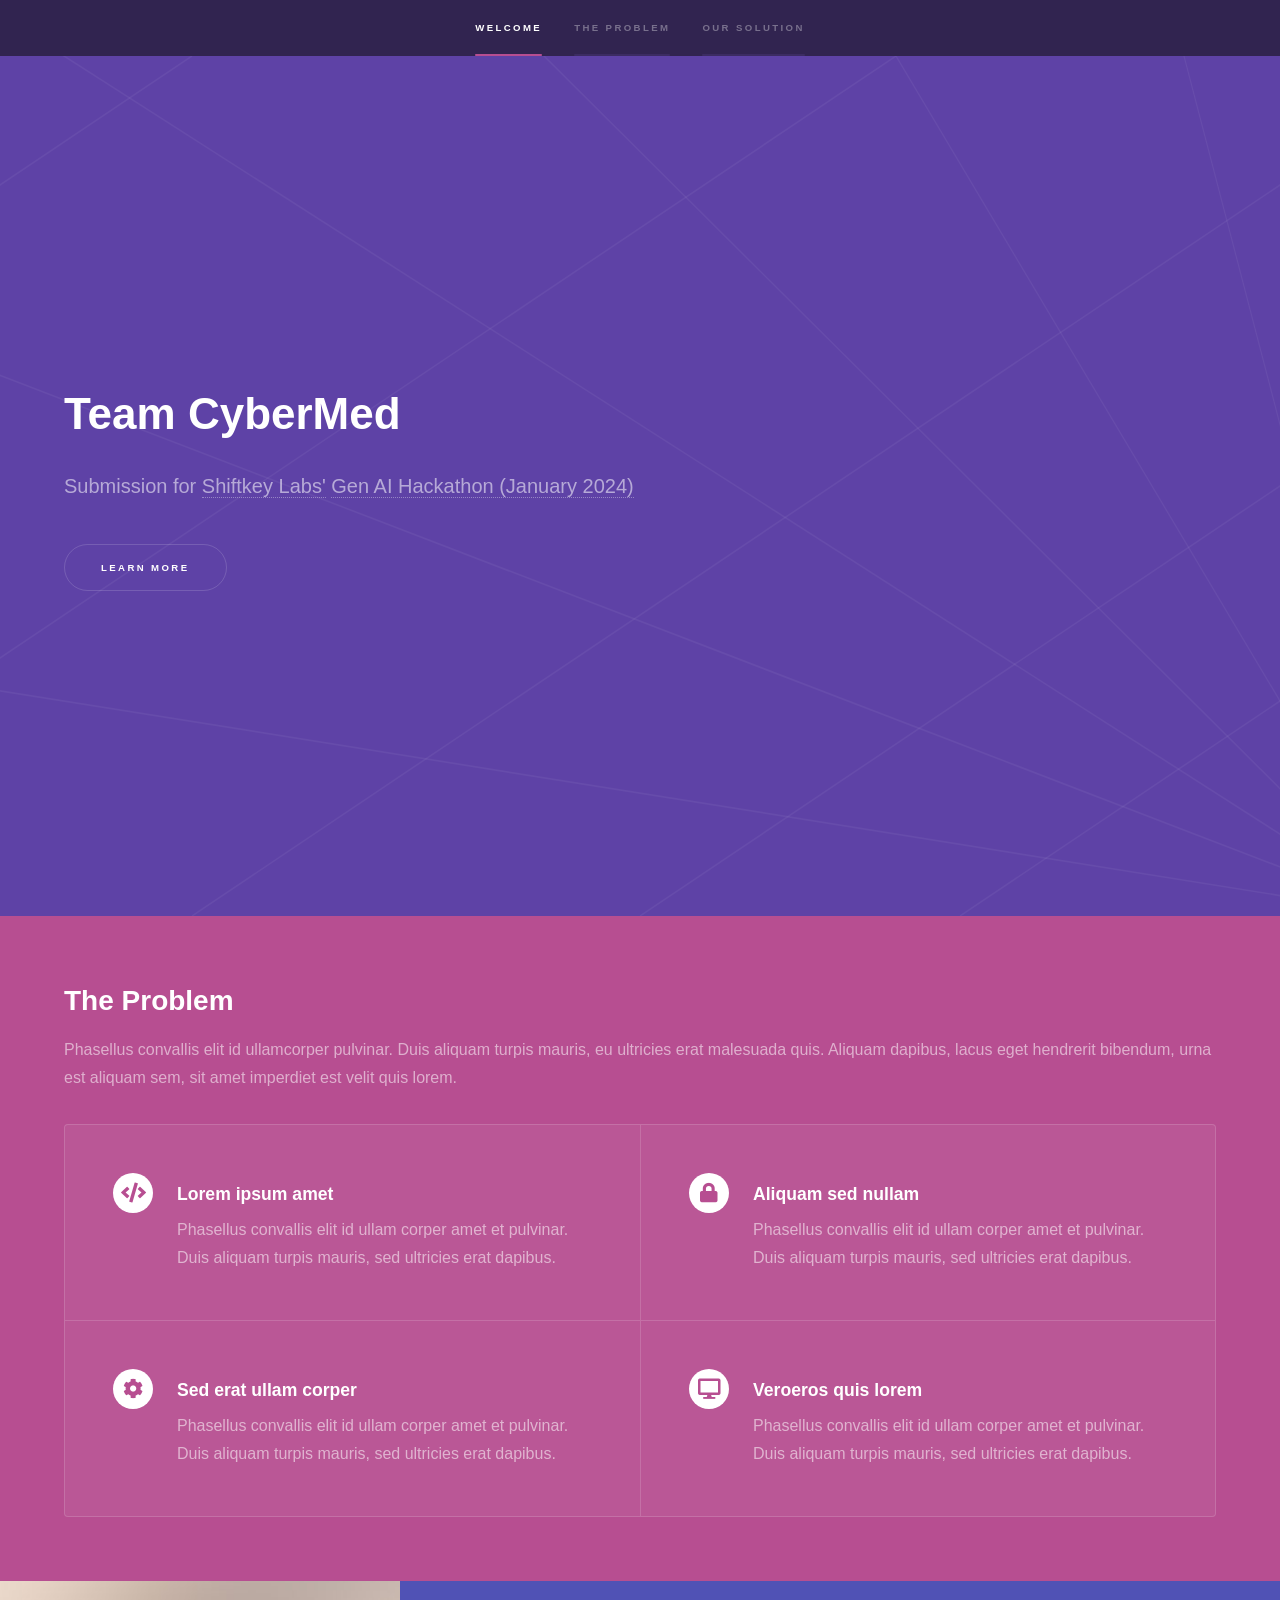
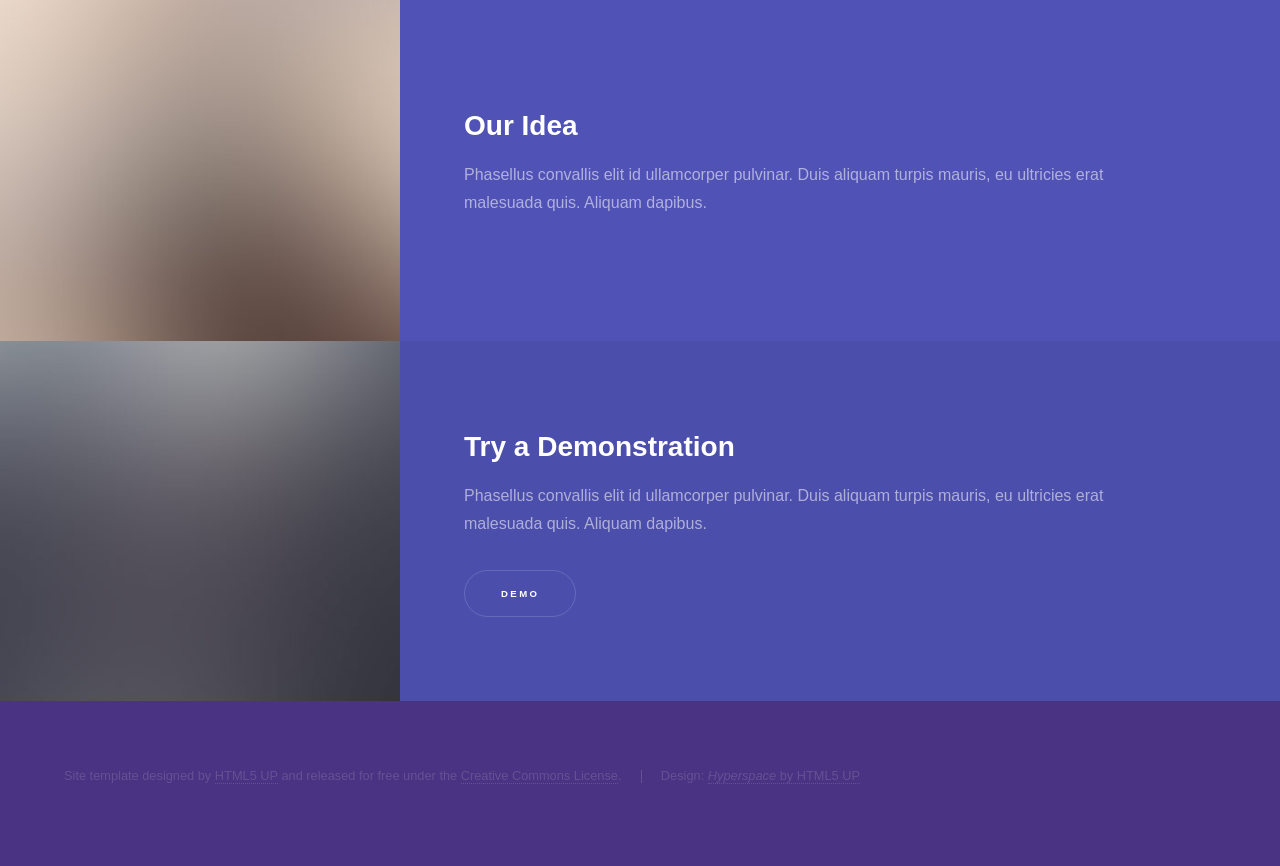
<file: Frontend/html5up-hyperspace/index.html>
<!DOCTYPE HTML>
<!--
	Hyperspace by HTML5 UP
	html5up.net | @ajlkn
	Free for personal and commercial use under the CCA 3.0 license (html5up.net/license)

	This template was modified and built upon by Team CyberMed.
-->
<html>
	<head>
		<title>Team CyberMed</title>
		<meta charset="utf-8" />
		<meta name="viewport" content="width=device-width, initial-scale=1, user-scalable=no" />
		<link rel="stylesheet" href="assets/css/main.css" />
		<noscript><link rel="stylesheet" href="assets/css/noscript.css" /></noscript>
	</head>
	<body class="is-preload">

		<!-- Sidebar -->
			<section id="sidebar">
				<div class="inner">
					<nav>
						<ul>
							<li><a href="#intro">Welcome</a></li>
							<li><a href="#one">The Problem</a></li>
							<li><a href="#two">Our Solution</a></li>
						</ul>
					</nav>
				</div>
			</section>

		<!-- Wrapper -->
			<div id="wrapper">

				<!-- Intro -->
					<section id="intro" class="wrapper style1 fullscreen fade-up">
						<div class="inner">
							<h1>Team CyberMed</h1>
							<p>Submission for 
								<a href="https://shiftkeylabs.ca/"> Shiftkey Labs'</a> 
								<a href="https://shiftkeylabs.ca/event/generative-ai-hackathon-2024"> Gen AI Hackathon (January 2024)</a</p> 
							<ul class="actions">
								<li><a href="#one" class="button scrolly">Learn more</a></li>
							</ul>
						</div>
					</section>

				<!-- One -->
				<section id="one" class="wrapper style3 fade-up">
					<div class="inner">
						<h2>The Problem</h2>
						<p>Phasellus convallis elit id ullamcorper pulvinar. Duis aliquam turpis mauris, eu ultricies erat malesuada quis. Aliquam dapibus, lacus eget hendrerit bibendum, urna est aliquam sem, sit amet imperdiet est velit quis lorem.</p>
						<div class="features">
							<section>
								<span class="icon solid major fa-code"></span>
								<h3>Lorem ipsum amet</h3>
								<p>Phasellus convallis elit id ullam corper amet et pulvinar. Duis aliquam turpis mauris, sed ultricies erat dapibus.</p>
							</section>
							<section>
								<span class="icon solid major fa-lock"></span>
								<h3>Aliquam sed nullam</h3>
								<p>Phasellus convallis elit id ullam corper amet et pulvinar. Duis aliquam turpis mauris, sed ultricies erat dapibus.</p>
							</section>
							<section>
								<span class="icon solid major fa-cog"></span>
								<h3>Sed erat ullam corper</h3>
								<p>Phasellus convallis elit id ullam corper amet et pulvinar. Duis aliquam turpis mauris, sed ultricies erat dapibus.</p>
							</section>
							<section>
								<span class="icon solid major fa-desktop"></span>
								<h3>Veroeros quis lorem</h3>
								<p>Phasellus convallis elit id ullam corper amet et pulvinar. Duis aliquam turpis mauris, sed ultricies erat dapibus.</p>
							</section>
						</div>
					</div>
				</section>

				<!-- Two -->
					<section id="two" class="wrapper style2 spotlights">
						<section>
							<a href="#" class="image"><img src="images/pic01.jpg" alt="" data-position="center center" /></a>
							<div class="content">
								<div class="inner">
									<h2>Our Idea</h2>
									<p>Phasellus convallis elit id ullamcorper pulvinar. Duis aliquam turpis mauris, eu ultricies erat malesuada quis. Aliquam dapibus.</p>
								</div>
							</div>
						</section>
						<section>
							<a href="#" class="image"><img src="images/pic02.jpg" alt="" data-position="top center" /></a>
							<div class="content">
								<div class="inner">
									<h2>Try a Demonstration</h2>
									<p>Phasellus convallis elit id ullamcorper pulvinar. Duis aliquam turpis mauris, eu ultricies erat malesuada quis. Aliquam dapibus.</p>
									<ul class="actions">
										<li><a href="../CyberMED/main.html" class="button">Demo</a></li>
									</ul>
								</div>
							</div>
						</section>
					</section>

		<!-- Footer -->
			<footer id="footer" class="wrapper style1-alt">
				<div class="inner">
					<ul class="menu">
						<li> Site template designed by <a href="http://html5up.net">HTML5 UP</a>
							and released for free under the <a href="http://html5up.net/license">Creative Commons License</a>.
						</p></li><li>Design: <a href="https://html5up.net/hyperspace"><i>Hyperspace</i> by HTML5 UP</a></li>
					</ul>
				</div>
			</footer>

		<!-- Scripts -->
			<script src="assets/js/jquery.min.js"></script>
			<script src="assets/js/jquery.scrollex.min.js"></script>
			<script src="assets/js/jquery.scrolly.min.js"></script>
			<script src="assets/js/browser.min.js"></script>
			<script src="assets/js/breakpoints.min.js"></script>
			<script src="assets/js/util.js"></script>
			<script src="assets/js/main.js"></script>

	</body>
</html>
</file>
<file: Frontend/html5up-hyperspace/assets/css/noscript.css>
/*
	Hyperspace by HTML5 UP
	html5up.net | @ajlkn
	Free for personal and commercial use under the CCA 3.0 license (html5up.net/license)
*/

/* Spotlights */

	.spotlights > section > .image:before {
		opacity: 0 !important;
	}

	.spotlights > section > .content > .inner {
		-moz-transform: none !important;
		-webkit-transform: none !important;
		-ms-transform: none !important;
		transform: none !important;
		opacity: 1 !important;
	}

/* Wrapper */

	.wrapper > .inner {
		opacity: 1 !important;
		-moz-transform: none !important;
		-webkit-transform: none !important;
		-ms-transform: none !important;
		transform: none !important;
	}

/* Sidebar */

	#sidebar > .inner {
		opacity: 1 !important;
	}

	#sidebar nav > ul > li {
		-moz-transform: none !important;
		-webkit-transform: none !important;
		-ms-transform: none !important;
		transform: none !important;
		opacity: 1 !important;
	}
</file>
<file: Frontend/html5up-hyperspace/assets/css/main.css>
@import url(fontawesome-all.min.css);

/*
	Hyperspace by HTML5 UP
	html5up.net | @ajlkn
	Free for personal and commercial use under the CCA 3.0 license (html5up.net/license)
*/

html, body, div, span, applet, object,
iframe, h1, h2, h3, h4, h5, h6, p, blockquote,
pre, a, abbr, acronym, address, big, cite,
code, del, dfn, em, img, ins, kbd, q, s, samp,
small, strike, strong, sub, sup, tt, var, b,
u, i, center, dl, dt, dd, ol, ul, li, fieldset,
form, label, legend, table, caption, tbody,
tfoot, thead, tr, th, td, article, aside,
canvas, details, embed, figure, figcaption,
footer, header, hgroup, menu, nav, output, ruby,
section, summary, time, mark, audio, video {
	margin: 0;
	padding: 0;
	border: 0;
	font-size: 100%;
	font: inherit;
	vertical-align: baseline;}

article, aside, details, figcaption, figure,
footer, header, hgroup, menu, nav, section {
	display: block;}

body {
	line-height: 1;
}

ol, ul {
	list-style: none;
}

blockquote, q {
	quotes: none;
}

	blockquote:before, blockquote:after, q:before, q:after {
		content: '';
		content: none;
	}

table {
	border-collapse: collapse;
	border-spacing: 0;
}

body {
	-webkit-text-size-adjust: none;
}

mark {
	background-color: transparent;
	color: inherit;
}

input::-moz-focus-inner {
	border: 0;
	padding: 0;
}

input, select, textarea {
	-moz-appearance: none;
	-webkit-appearance: none;
	-ms-appearance: none;
	appearance: none;
}

/* Basic */

	@-ms-viewport {
		width: device-width;
	}

	body {
		-ms-overflow-style: scrollbar;
	}

	@media screen and (max-width: 480px) {

		html, body {
			min-width: 320px;
		}

	}

	html {
		box-sizing: border-box;
	}

	*, *:before, *:after {
		box-sizing: inherit;
	}

	body {
		background: #312450;
	}

		body.is-preload *, body.is-preload *:before, body.is-preload *:after {
			-moz-animation: none !important;
			-webkit-animation: none !important;
			-ms-animation: none !important;
			animation: none !important;
			-moz-transition: none !important;
			-webkit-transition: none !important;
			-ms-transition: none !important;
			transition: none !important;
		}

/* Type */

	body, input, select, textarea {
		color: rgba(255, 255, 255, 0.55);
		font-family: Arial, Helvetica, sans-serif;
		font-size: 16.5pt;
		font-weight: normal;
		line-height: 1.75;
	}

		@media screen and (max-width: 1680px) {

			body, input, select, textarea {
				font-size: 13pt;
			}

		}

		@media screen and (max-width: 1280px) {

			body, input, select, textarea {
				font-size: 12pt;
			}

		}

		@media screen and (max-width: 360px) {

			body, input, select, textarea {
				font-size: 11pt;
			}

		}

	a {
		-moz-transition: color 0.2s ease, border-bottom-color 0.2s ease;
		-webkit-transition: color 0.2s ease, border-bottom-color 0.2s ease;
		-ms-transition: color 0.2s ease, border-bottom-color 0.2s ease;
		transition: color 0.2s ease, border-bottom-color 0.2s ease;
		border-bottom: dotted 1px rgba(255, 255, 255, 0.35);
		color: inherit;
		text-decoration: none;
	}

		a:hover {
			border-bottom-color: transparent;
			color: #ffffff;
		}

	strong, b {
		color: #ffffff;
		font-weight: bold;
	}

	em, i {
		font-style: italic;
	}

	p {
		margin: 0 0 2em 0;
	}

	h1, h2, h3, h4, h5, h6 {
		color: #ffffff;
		font-weight: bold;
		line-height: 1.5;
		margin: 0 0 0.5em 0;
	}

		h1 a, h2 a, h3 a, h4 a, h5 a, h6 a {
			color: inherit;
			text-decoration: none;
		}

	h1 {
		font-size: 2.75em;
	}

		h1.major {
			margin: 0 0 1.3em 0;
			position: relative;
			padding-bottom: 0.35em;
		}

			h1.major:after {
				background-image: -moz-linear-gradient(to right, #5e42a6, #b74e91);
				background-image: -webkit-linear-gradient(to right, #5e42a6, #b74e91);
				background-image: -ms-linear-gradient(to right, #5e42a6, #b74e91);
				background-image: linear-gradient(to right, #5e42a6, #b74e91);
				-moz-transition: max-width 0.2s ease;
				-webkit-transition: max-width 0.2s ease;
				-ms-transition: max-width 0.2s ease;
				transition: max-width 0.2s ease;
				border-radius: 0.2em;
				bottom: 0;
				content: '';
				height: 0.05em;
				position: absolute;
				right: 0;
				width: 100%;
			}

	h2 {
		font-size: 1.75em;
	}

	h3 {
		font-size: 1.1em;
	}

	h4 {
		font-size: 1em;
	}

	h5 {
		font-size: 0.8em;
	}

	h6 {
		font-size: 0.6em;
	}

	@media screen and (max-width: 736px) {

		h1 {
			font-size: 2em;
		}

		h2 {
			font-size: 1.25em;
		}

		h3 {
			font-size: 1em;
		}

		h4 {
			font-size: 0.8em;
		}

		h5 {
			font-size: 0.6em;
		}

		h6 {
			font-size: 0.6em;
		}

	}

	sub {
		font-size: 0.8em;
		position: relative;
		top: 0.5em;
	}

	sup {
		font-size: 0.8em;
		position: relative;
		top: -0.5em;
	}

	blockquote {
		border-left: solid 4px rgba(255, 255, 255, 0.15);
		font-style: italic;
		margin: 0 0 2em 0;
		padding: 0.5em 0 0.5em 2em;
	}

	code {
		background: rgba(255, 255, 255, 0.05);
		border-radius: 0.25em;
		border: solid 1px rgba(255, 255, 255, 0.15);
		font-family: "Courier New", monospace;
		font-size: 0.9em;
		margin: 0 0.25em;
		padding: 0.25em 0.65em;
	}

	pre {
		-webkit-overflow-scrolling: touch;
		font-family: "Courier New", monospace;
		font-size: 0.9em;
		margin: 0 0 2em 0;
	}

		pre code {
			display: block;
			line-height: 1.75em;
			padding: 1em 1.5em;
			overflow-x: auto;
		}

	hr {
		border: 0;
		border-bottom: solid 1px rgba(255, 255, 255, 0.15);
		margin: 2em 0;
	}

		hr.major {
			margin: 3em 0;
		}

	.align-left {
		text-align: left;
	}

	.align-center {
		text-align: center;
	}

	.align-right {
		text-align: right;
	}

/* Row */

	.row {
		display: flex;
		flex-wrap: wrap;
		box-sizing: border-box;
		align-items: stretch;
	}

		.row > * {
			box-sizing: border-box;
		}

		.row.gtr-uniform > * > :last-child {
			margin-bottom: 0;
		}

		.row.aln-left {
			justify-content: flex-start;
		}

		.row.aln-center {
			justify-content: center;
		}

		.row.aln-right {
			justify-content: flex-end;
		}

		.row.aln-top {
			align-items: flex-start;
		}

		.row.aln-middle {
			align-items: center;
		}

		.row.aln-bottom {
			align-items: flex-end;
		}

		.row > .imp {
			order: -1;
		}

		.row > .col-1 {
			width: 8.33333%;
		}

		.row > .off-1 {
			margin-left: 8.33333%;
		}

		.row > .col-2 {
			width: 16.66667%;
		}

		.row > .off-2 {
			margin-left: 16.66667%;
		}

		.row > .col-3 {
			width: 25%;
		}

		.row > .off-3 {
			margin-left: 25%;
		}

		.row > .col-4 {
			width: 33.33333%;
		}

		.row > .off-4 {
			margin-left: 33.33333%;
		}

		.row > .col-5 {
			width: 41.66667%;
		}

		.row > .off-5 {
			margin-left: 41.66667%;
		}

		.row > .col-6 {
			width: 50%;
		}

		.row > .off-6 {
			margin-left: 50%;
		}

		.row > .col-7 {
			width: 58.33333%;
		}

		.row > .off-7 {
			margin-left: 58.33333%;
		}

		.row > .col-8 {
			width: 66.66667%;
		}

		.row > .off-8 {
			margin-left: 66.66667%;
		}

		.row > .col-9 {
			width: 75%;
		}

		.row > .off-9 {
			margin-left: 75%;
		}

		.row > .col-10 {
			width: 83.33333%;
		}

		.row > .off-10 {
			margin-left: 83.33333%;
		}

		.row > .col-11 {
			width: 91.66667%;
		}

		.row > .off-11 {
			margin-left: 91.66667%;
		}

		.row > .col-12 {
			width: 100%;
		}

		.row > .off-12 {
			margin-left: 100%;
		}

		.row.gtr-0 {
			margin-top: 0;
			margin-left: 0em;
		}

			.row.gtr-0 > * {
				padding: 0 0 0 0em;
			}

			.row.gtr-0.gtr-uniform {
				margin-top: 0em;
			}

				.row.gtr-0.gtr-uniform > * {
					padding-top: 0em;
				}

		.row.gtr-25 {
			margin-top: 0;
			margin-left: -0.375em;
		}

			.row.gtr-25 > * {
				padding: 0 0 0 0.375em;
			}

			.row.gtr-25.gtr-uniform {
				margin-top: -0.375em;
			}

				.row.gtr-25.gtr-uniform > * {
					padding-top: 0.375em;
				}

		.row.gtr-50 {
			margin-top: 0;
			margin-left: -0.75em;
		}

			.row.gtr-50 > * {
				padding: 0 0 0 0.75em;
			}

			.row.gtr-50.gtr-uniform {
				margin-top: -0.75em;
			}

				.row.gtr-50.gtr-uniform > * {
					padding-top: 0.75em;
				}

		.row {
			margin-top: 0;
			margin-left: -1.5em;
		}

			.row > * {
				padding: 0 0 0 1.5em;
			}

			.row.gtr-uniform {
				margin-top: -1.5em;
			}

				.row.gtr-uniform > * {
					padding-top: 1.5em;
				}

		.row.gtr-150 {
			margin-top: 0;
			margin-left: -2.25em;
		}

			.row.gtr-150 > * {
				padding: 0 0 0 2.25em;
			}

			.row.gtr-150.gtr-uniform {
				margin-top: -2.25em;
			}

				.row.gtr-150.gtr-uniform > * {
					padding-top: 2.25em;
				}

		.row.gtr-200 {
			margin-top: 0;
			margin-left: -3em;
		}

			.row.gtr-200 > * {
				padding: 0 0 0 3em;
			}

			.row.gtr-200.gtr-uniform {
				margin-top: -3em;
			}

				.row.gtr-200.gtr-uniform > * {
					padding-top: 3em;
				}

		@media screen and (max-width: 1680px) {

			.row {
				display: flex;
				flex-wrap: wrap;
				box-sizing: border-box;
				align-items: stretch;
			}

				.row > * {
					box-sizing: border-box;
				}

				.row.gtr-uniform > * > :last-child {
					margin-bottom: 0;
				}

				.row.aln-left {
					justify-content: flex-start;
				}

				.row.aln-center {
					justify-content: center;
				}

				.row.aln-right {
					justify-content: flex-end;
				}

				.row.aln-top {
					align-items: flex-start;
				}

				.row.aln-middle {
					align-items: center;
				}

				.row.aln-bottom {
					align-items: flex-end;
				}

				.row > .imp-xlarge {
					order: -1;
				}

				.row > .col-1-xlarge {
					width: 8.33333%;
				}

				.row > .off-1-xlarge {
					margin-left: 8.33333%;
				}

				.row > .col-2-xlarge {
					width: 16.66667%;
				}

				.row > .off-2-xlarge {
					margin-left: 16.66667%;
				}

				.row > .col-3-xlarge {
					width: 25%;
				}

				.row > .off-3-xlarge {
					margin-left: 25%;
				}

				.row > .col-4-xlarge {
					width: 33.33333%;
				}

				.row > .off-4-xlarge {
					margin-left: 33.33333%;
				}

				.row > .col-5-xlarge {
					width: 41.66667%;
				}

				.row > .off-5-xlarge {
					margin-left: 41.66667%;
				}

				.row > .col-6-xlarge {
					width: 50%;
				}

				.row > .off-6-xlarge {
					margin-left: 50%;
				}

				.row > .col-7-xlarge {
					width: 58.33333%;
				}

				.row > .off-7-xlarge {
					margin-left: 58.33333%;
				}

				.row > .col-8-xlarge {
					width: 66.66667%;
				}

				.row > .off-8-xlarge {
					margin-left: 66.66667%;
				}

				.row > .col-9-xlarge {
					width: 75%;
				}

				.row > .off-9-xlarge {
					margin-left: 75%;
				}

				.row > .col-10-xlarge {
					width: 83.33333%;
				}

				.row > .off-10-xlarge {
					margin-left: 83.33333%;
				}

				.row > .col-11-xlarge {
					width: 91.66667%;
				}

				.row > .off-11-xlarge {
					margin-left: 91.66667%;
				}

				.row > .col-12-xlarge {
					width: 100%;
				}

				.row > .off-12-xlarge {
					margin-left: 100%;
				}

				.row.gtr-0 {
					margin-top: 0;
					margin-left: 0em;
				}

					.row.gtr-0 > * {
						padding: 0 0 0 0em;
					}

					.row.gtr-0.gtr-uniform {
						margin-top: 0em;
					}

						.row.gtr-0.gtr-uniform > * {
							padding-top: 0em;
						}

				.row.gtr-25 {
					margin-top: 0;
					margin-left: -0.375em;
				}

					.row.gtr-25 > * {
						padding: 0 0 0 0.375em;
					}

					.row.gtr-25.gtr-uniform {
						margin-top: -0.375em;
					}

						.row.gtr-25.gtr-uniform > * {
							padding-top: 0.375em;
						}

				.row.gtr-50 {
					margin-top: 0;
					margin-left: -0.75em;
				}

					.row.gtr-50 > * {
						padding: 0 0 0 0.75em;
					}

					.row.gtr-50.gtr-uniform {
						margin-top: -0.75em;
					}

						.row.gtr-50.gtr-uniform > * {
							padding-top: 0.75em;
						}

				.row {
					margin-top: 0;
					margin-left: -1.5em;
				}

					.row > * {
						padding: 0 0 0 1.5em;
					}

					.row.gtr-uniform {
						margin-top: -1.5em;
					}

						.row.gtr-uniform > * {
							padding-top: 1.5em;
						}

				.row.gtr-150 {
					margin-top: 0;
					margin-left: -2.25em;
				}

					.row.gtr-150 > * {
						padding: 0 0 0 2.25em;
					}

					.row.gtr-150.gtr-uniform {
						margin-top: -2.25em;
					}

						.row.gtr-150.gtr-uniform > * {
							padding-top: 2.25em;
						}

				.row.gtr-200 {
					margin-top: 0;
					margin-left: -3em;
				}

					.row.gtr-200 > * {
						padding: 0 0 0 3em;
					}

					.row.gtr-200.gtr-uniform {
						margin-top: -3em;
					}

						.row.gtr-200.gtr-uniform > * {
							padding-top: 3em;
						}

		}

		@media screen and (max-width: 1280px) {

			.row {
				display: flex;
				flex-wrap: wrap;
				box-sizing: border-box;
				align-items: stretch;
			}

				.row > * {
					box-sizing: border-box;
				}

				.row.gtr-uniform > * > :last-child {
					margin-bottom: 0;
				}

				.row.aln-left {
					justify-content: flex-start;
				}

				.row.aln-center {
					justify-content: center;
				}

				.row.aln-right {
					justify-content: flex-end;
				}

				.row.aln-top {
					align-items: flex-start;
				}

				.row.aln-middle {
					align-items: center;
				}

				.row.aln-bottom {
					align-items: flex-end;
				}

				.row > .imp-large {
					order: -1;
				}

				.row > .col-1-large {
					width: 8.33333%;
				}

				.row > .off-1-large {
					margin-left: 8.33333%;
				}

				.row > .col-2-large {
					width: 16.66667%;
				}

				.row > .off-2-large {
					margin-left: 16.66667%;
				}

				.row > .col-3-large {
					width: 25%;
				}

				.row > .off-3-large {
					margin-left: 25%;
				}

				.row > .col-4-large {
					width: 33.33333%;
				}

				.row > .off-4-large {
					margin-left: 33.33333%;
				}

				.row > .col-5-large {
					width: 41.66667%;
				}

				.row > .off-5-large {
					margin-left: 41.66667%;
				}

				.row > .col-6-large {
					width: 50%;
				}

				.row > .off-6-large {
					margin-left: 50%;
				}

				.row > .col-7-large {
					width: 58.33333%;
				}

				.row > .off-7-large {
					margin-left: 58.33333%;
				}

				.row > .col-8-large {
					width: 66.66667%;
				}

				.row > .off-8-large {
					margin-left: 66.66667%;
				}

				.row > .col-9-large {
					width: 75%;
				}

				.row > .off-9-large {
					margin-left: 75%;
				}

				.row > .col-10-large {
					width: 83.33333%;
				}

				.row > .off-10-large {
					margin-left: 83.33333%;
				}

				.row > .col-11-large {
					width: 91.66667%;
				}

				.row > .off-11-large {
					margin-left: 91.66667%;
				}

				.row > .col-12-large {
					width: 100%;
				}

				.row > .off-12-large {
					margin-left: 100%;
				}

				.row.gtr-0 {
					margin-top: 0;
					margin-left: 0em;
				}

					.row.gtr-0 > * {
						padding: 0 0 0 0em;
					}

					.row.gtr-0.gtr-uniform {
						margin-top: 0em;
					}

						.row.gtr-0.gtr-uniform > * {
							padding-top: 0em;
						}

				.row.gtr-25 {
					margin-top: 0;
					margin-left: -0.375em;
				}

					.row.gtr-25 > * {
						padding: 0 0 0 0.375em;
					}

					.row.gtr-25.gtr-uniform {
						margin-top: -0.375em;
					}

						.row.gtr-25.gtr-uniform > * {
							padding-top: 0.375em;
						}

				.row.gtr-50 {
					margin-top: 0;
					margin-left: -0.75em;
				}

					.row.gtr-50 > * {
						padding: 0 0 0 0.75em;
					}

					.row.gtr-50.gtr-uniform {
						margin-top: -0.75em;
					}

						.row.gtr-50.gtr-uniform > * {
							padding-top: 0.75em;
						}

				.row {
					margin-top: 0;
					margin-left: -1.5em;
				}

					.row > * {
						padding: 0 0 0 1.5em;
					}

					.row.gtr-uniform {
						margin-top: -1.5em;
					}

						.row.gtr-uniform > * {
							padding-top: 1.5em;
						}

				.row.gtr-150 {
					margin-top: 0;
					margin-left: -2.25em;
				}

					.row.gtr-150 > * {
						padding: 0 0 0 2.25em;
					}

					.row.gtr-150.gtr-uniform {
						margin-top: -2.25em;
					}

						.row.gtr-150.gtr-uniform > * {
							padding-top: 2.25em;
						}

				.row.gtr-200 {
					margin-top: 0;
					margin-left: -3em;
				}

					.row.gtr-200 > * {
						padding: 0 0 0 3em;
					}

					.row.gtr-200.gtr-uniform {
						margin-top: -3em;
					}

						.row.gtr-200.gtr-uniform > * {
							padding-top: 3em;
						}

		}

		@media screen and (max-width: 980px) {

			.row {
				display: flex;
				flex-wrap: wrap;
				box-sizing: border-box;
				align-items: stretch;
			}

				.row > * {
					box-sizing: border-box;
				}

				.row.gtr-uniform > * > :last-child {
					margin-bottom: 0;
				}

				.row.aln-left {
					justify-content: flex-start;
				}

				.row.aln-center {
					justify-content: center;
				}

				.row.aln-right {
					justify-content: flex-end;
				}

				.row.aln-top {
					align-items: flex-start;
				}

				.row.aln-middle {
					align-items: center;
				}

				.row.aln-bottom {
					align-items: flex-end;
				}

				.row > .imp-medium {
					order: -1;
				}

				.row > .col-1-medium {
					width: 8.33333%;
				}

				.row > .off-1-medium {
					margin-left: 8.33333%;
				}

				.row > .col-2-medium {
					width: 16.66667%;
				}

				.row > .off-2-medium {
					margin-left: 16.66667%;
				}

				.row > .col-3-medium {
					width: 25%;
				}

				.row > .off-3-medium {
					margin-left: 25%;
				}

				.row > .col-4-medium {
					width: 33.33333%;
				}

				.row > .off-4-medium {
					margin-left: 33.33333%;
				}

				.row > .col-5-medium {
					width: 41.66667%;
				}

				.row > .off-5-medium {
					margin-left: 41.66667%;
				}

				.row > .col-6-medium {
					width: 50%;
				}

				.row > .off-6-medium {
					margin-left: 50%;
				}

				.row > .col-7-medium {
					width: 58.33333%;
				}

				.row > .off-7-medium {
					margin-left: 58.33333%;
				}

				.row > .col-8-medium {
					width: 66.66667%;
				}

				.row > .off-8-medium {
					margin-left: 66.66667%;
				}

				.row > .col-9-medium {
					width: 75%;
				}

				.row > .off-9-medium {
					margin-left: 75%;
				}

				.row > .col-10-medium {
					width: 83.33333%;
				}

				.row > .off-10-medium {
					margin-left: 83.33333%;
				}

				.row > .col-11-medium {
					width: 91.66667%;
				}

				.row > .off-11-medium {
					margin-left: 91.66667%;
				}

				.row > .col-12-medium {
					width: 100%;
				}

				.row > .off-12-medium {
					margin-left: 100%;
				}

				.row.gtr-0 {
					margin-top: 0;
					margin-left: 0em;
				}

					.row.gtr-0 > * {
						padding: 0 0 0 0em;
					}

					.row.gtr-0.gtr-uniform {
						margin-top: 0em;
					}

						.row.gtr-0.gtr-uniform > * {
							padding-top: 0em;
						}

				.row.gtr-25 {
					margin-top: 0;
					margin-left: -0.375em;
				}

					.row.gtr-25 > * {
						padding: 0 0 0 0.375em;
					}

					.row.gtr-25.gtr-uniform {
						margin-top: -0.375em;
					}

						.row.gtr-25.gtr-uniform > * {
							padding-top: 0.375em;
						}

				.row.gtr-50 {
					margin-top: 0;
					margin-left: -0.75em;
				}

					.row.gtr-50 > * {
						padding: 0 0 0 0.75em;
					}

					.row.gtr-50.gtr-uniform {
						margin-top: -0.75em;
					}

						.row.gtr-50.gtr-uniform > * {
							padding-top: 0.75em;
						}

				.row {
					margin-top: 0;
					margin-left: -1.5em;
				}

					.row > * {
						padding: 0 0 0 1.5em;
					}

					.row.gtr-uniform {
						margin-top: -1.5em;
					}

						.row.gtr-uniform > * {
							padding-top: 1.5em;
						}

				.row.gtr-150 {
					margin-top: 0;
					margin-left: -2.25em;
				}

					.row.gtr-150 > * {
						padding: 0 0 0 2.25em;
					}

					.row.gtr-150.gtr-uniform {
						margin-top: -2.25em;
					}

						.row.gtr-150.gtr-uniform > * {
							padding-top: 2.25em;
						}

				.row.gtr-200 {
					margin-top: 0;
					margin-left: -3em;
				}

					.row.gtr-200 > * {
						padding: 0 0 0 3em;
					}

					.row.gtr-200.gtr-uniform {
						margin-top: -3em;
					}

						.row.gtr-200.gtr-uniform > * {
							padding-top: 3em;
						}

		}

		@media screen and (max-width: 736px) {

			.row {
				display: flex;
				flex-wrap: wrap;
				box-sizing: border-box;
				align-items: stretch;
			}

				.row > * {
					box-sizing: border-box;
				}

				.row.gtr-uniform > * > :last-child {
					margin-bottom: 0;
				}

				.row.aln-left {
					justify-content: flex-start;
				}

				.row.aln-center {
					justify-content: center;
				}

				.row.aln-right {
					justify-content: flex-end;
				}

				.row.aln-top {
					align-items: flex-start;
				}

				.row.aln-middle {
					align-items: center;
				}

				.row.aln-bottom {
					align-items: flex-end;
				}

				.row > .imp-small {
					order: -1;
				}

				.row > .col-1-small {
					width: 8.33333%;
				}

				.row > .off-1-small {
					margin-left: 8.33333%;
				}

				.row > .col-2-small {
					width: 16.66667%;
				}

				.row > .off-2-small {
					margin-left: 16.66667%;
				}

				.row > .col-3-small {
					width: 25%;
				}

				.row > .off-3-small {
					margin-left: 25%;
				}

				.row > .col-4-small {
					width: 33.33333%;
				}

				.row > .off-4-small {
					margin-left: 33.33333%;
				}

				.row > .col-5-small {
					width: 41.66667%;
				}

				.row > .off-5-small {
					margin-left: 41.66667%;
				}

				.row > .col-6-small {
					width: 50%;
				}

				.row > .off-6-small {
					margin-left: 50%;
				}

				.row > .col-7-small {
					width: 58.33333%;
				}

				.row > .off-7-small {
					margin-left: 58.33333%;
				}

				.row > .col-8-small {
					width: 66.66667%;
				}

				.row > .off-8-small {
					margin-left: 66.66667%;
				}

				.row > .col-9-small {
					width: 75%;
				}

				.row > .off-9-small {
					margin-left: 75%;
				}

				.row > .col-10-small {
					width: 83.33333%;
				}

				.row > .off-10-small {
					margin-left: 83.33333%;
				}

				.row > .col-11-small {
					width: 91.66667%;
				}

				.row > .off-11-small {
					margin-left: 91.66667%;
				}

				.row > .col-12-small {
					width: 100%;
				}

				.row > .off-12-small {
					margin-left: 100%;
				}

				.row.gtr-0 {
					margin-top: 0;
					margin-left: 0em;
				}

					.row.gtr-0 > * {
						padding: 0 0 0 0em;
					}

					.row.gtr-0.gtr-uniform {
						margin-top: 0em;
					}

						.row.gtr-0.gtr-uniform > * {
							padding-top: 0em;
						}

				.row.gtr-25 {
					margin-top: 0;
					margin-left: -0.375em;
				}

					.row.gtr-25 > * {
						padding: 0 0 0 0.375em;
					}

					.row.gtr-25.gtr-uniform {
						margin-top: -0.375em;
					}

						.row.gtr-25.gtr-uniform > * {
							padding-top: 0.375em;
						}

				.row.gtr-50 {
					margin-top: 0;
					margin-left: -0.75em;
				}

					.row.gtr-50 > * {
						padding: 0 0 0 0.75em;
					}

					.row.gtr-50.gtr-uniform {
						margin-top: -0.75em;
					}

						.row.gtr-50.gtr-uniform > * {
							padding-top: 0.75em;
						}

				.row {
					margin-top: 0;
					margin-left: -1.5em;
				}

					.row > * {
						padding: 0 0 0 1.5em;
					}

					.row.gtr-uniform {
						margin-top: -1.5em;
					}

						.row.gtr-uniform > * {
							padding-top: 1.5em;
						}

				.row.gtr-150 {
					margin-top: 0;
					margin-left: -2.25em;
				}

					.row.gtr-150 > * {
						padding: 0 0 0 2.25em;
					}

					.row.gtr-150.gtr-uniform {
						margin-top: -2.25em;
					}

						.row.gtr-150.gtr-uniform > * {
							padding-top: 2.25em;
						}

				.row.gtr-200 {
					margin-top: 0;
					margin-left: -3em;
				}

					.row.gtr-200 > * {
						padding: 0 0 0 3em;
					}

					.row.gtr-200.gtr-uniform {
						margin-top: -3em;
					}

						.row.gtr-200.gtr-uniform > * {
							padding-top: 3em;
						}

		}

		@media screen and (max-width: 480px) {

			.row {
				display: flex;
				flex-wrap: wrap;
				box-sizing: border-box;
				align-items: stretch;
			}

				.row > * {
					box-sizing: border-box;
				}

				.row.gtr-uniform > * > :last-child {
					margin-bottom: 0;
				}

				.row.aln-left {
					justify-content: flex-start;
				}

				.row.aln-center {
					justify-content: center;
				}

				.row.aln-right {
					justify-content: flex-end;
				}

				.row.aln-top {
					align-items: flex-start;
				}

				.row.aln-middle {
					align-items: center;
				}

				.row.aln-bottom {
					align-items: flex-end;
				}

				.row > .imp-xsmall {
					order: -1;
				}

				.row > .col-1-xsmall {
					width: 8.33333%;
				}

				.row > .off-1-xsmall {
					margin-left: 8.33333%;
				}

				.row > .col-2-xsmall {
					width: 16.66667%;
				}

				.row > .off-2-xsmall {
					margin-left: 16.66667%;
				}

				.row > .col-3-xsmall {
					width: 25%;
				}

				.row > .off-3-xsmall {
					margin-left: 25%;
				}

				.row > .col-4-xsmall {
					width: 33.33333%;
				}

				.row > .off-4-xsmall {
					margin-left: 33.33333%;
				}

				.row > .col-5-xsmall {
					width: 41.66667%;
				}

				.row > .off-5-xsmall {
					margin-left: 41.66667%;
				}

				.row > .col-6-xsmall {
					width: 50%;
				}

				.row > .off-6-xsmall {
					margin-left: 50%;
				}

				.row > .col-7-xsmall {
					width: 58.33333%;
				}

				.row > .off-7-xsmall {
					margin-left: 58.33333%;
				}

				.row > .col-8-xsmall {
					width: 66.66667%;
				}

				.row > .off-8-xsmall {
					margin-left: 66.66667%;
				}

				.row > .col-9-xsmall {
					width: 75%;
				}

				.row > .off-9-xsmall {
					margin-left: 75%;
				}

				.row > .col-10-xsmall {
					width: 83.33333%;
				}

				.row > .off-10-xsmall {
					margin-left: 83.33333%;
				}

				.row > .col-11-xsmall {
					width: 91.66667%;
				}

				.row > .off-11-xsmall {
					margin-left: 91.66667%;
				}

				.row > .col-12-xsmall {
					width: 100%;
				}

				.row > .off-12-xsmall {
					margin-left: 100%;
				}

				.row.gtr-0 {
					margin-top: 0;
					margin-left: 0em;
				}

					.row.gtr-0 > * {
						padding: 0 0 0 0em;
					}

					.row.gtr-0.gtr-uniform {
						margin-top: 0em;
					}

						.row.gtr-0.gtr-uniform > * {
							padding-top: 0em;
						}

				.row.gtr-25 {
					margin-top: 0;
					margin-left: -0.375em;
				}

					.row.gtr-25 > * {
						padding: 0 0 0 0.375em;
					}

					.row.gtr-25.gtr-uniform {
						margin-top: -0.375em;
					}

						.row.gtr-25.gtr-uniform > * {
							padding-top: 0.375em;
						}

				.row.gtr-50 {
					margin-top: 0;
					margin-left: -0.75em;
				}

					.row.gtr-50 > * {
						padding: 0 0 0 0.75em;
					}

					.row.gtr-50.gtr-uniform {
						margin-top: -0.75em;
					}

						.row.gtr-50.gtr-uniform > * {
							padding-top: 0.75em;
						}

				.row {
					margin-top: 0;
					margin-left: -1.5em;
				}

					.row > * {
						padding: 0 0 0 1.5em;
					}

					.row.gtr-uniform {
						margin-top: -1.5em;
					}

						.row.gtr-uniform > * {
							padding-top: 1.5em;
						}

				.row.gtr-150 {
					margin-top: 0;
					margin-left: -2.25em;
				}

					.row.gtr-150 > * {
						padding: 0 0 0 2.25em;
					}

					.row.gtr-150.gtr-uniform {
						margin-top: -2.25em;
					}

						.row.gtr-150.gtr-uniform > * {
							padding-top: 2.25em;
						}

				.row.gtr-200 {
					margin-top: 0;
					margin-left: -3em;
				}

					.row.gtr-200 > * {
						padding: 0 0 0 3em;
					}

					.row.gtr-200.gtr-uniform {
						margin-top: -3em;
					}

						.row.gtr-200.gtr-uniform > * {
							padding-top: 3em;
						}

		}

/* Box */

	.box {
		border-radius: 0.25em;
		border: solid 1px rgba(255, 255, 255, 0.15);
		margin-bottom: 2em;
		padding: 1.5em;
	}

		.box > :last-child,
		.box > :last-child > :last-child,
		.box > :last-child > :last-child > :last-child {
			margin-bottom: 0;
		}

		.box.alt {
			border: 0;
			border-radius: 0;
			padding: 0;
		}

/* Button */

	input[type="submit"],
	input[type="reset"],
	input[type="button"],
	button,
	.button {
		-moz-appearance: none;
		-webkit-appearance: none;
		-ms-appearance: none;
		appearance: none;
		-moz-transition: border-color 0.2s ease;
		-webkit-transition: border-color 0.2s ease;
		-ms-transition: border-color 0.2s ease;
		transition: border-color 0.2s ease;
		background-color: transparent;
		border: solid 1px !important;
		border-color: rgba(255, 255, 255, 0.15) !important;
		border-radius: 3em;
		color: #ffffff !important;
		cursor: pointer;
		display: inline-block;
		font-size: 0.6em;
		font-weight: bold;
		height: calc(4.75em + 2px);
		letter-spacing: 0.25em;
		line-height: 4.75em;
		outline: 0;
		padding: 0 3.75em;
		position: relative;
		text-align: center;
		text-decoration: none;
		text-transform: uppercase;
		white-space: nowrap;
	}

		input[type="submit"]:after,
		input[type="reset"]:after,
		input[type="button"]:after,
		button:after,
		.button:after {
			-moz-transform: scale(0.25);
			-webkit-transform: scale(0.25);
			-ms-transform: scale(0.25);
			transform: scale(0.25);
			pointer-events: none;
			-moz-transition: opacity 0.2s ease, -moz-transform 0.2s ease;
			-webkit-transition: opacity 0.2s ease, -webkit-transform 0.2s ease;
			-ms-transition: opacity 0.2s ease, -ms-transform 0.2s ease;
			transition: opacity 0.2s ease, transform 0.2s ease;
			background: #ffffff;
			border-radius: 3em;
			content: '';
			height: 100%;
			left: 0;
			opacity: 0;
			position: absolute;
			top: 0;
			width: 100%;
		}

		input[type="submit"].icon:before,
		input[type="reset"].icon:before,
		input[type="button"].icon:before,
		button.icon:before,
		.button.icon:before {
			margin-right: 0.75em;
		}

		input[type="submit"].fit,
		input[type="reset"].fit,
		input[type="button"].fit,
		button.fit,
		.button.fit {
			width: 100%;
		}

		input[type="submit"].small,
		input[type="reset"].small,
		input[type="button"].small,
		button.small,
		.button.small {
			font-size: 0.4em;
		}

		input[type="submit"].large,
		input[type="reset"].large,
		input[type="button"].large,
		button.large,
		.button.large {
			font-size: 0.8em;
		}

		input[type="submit"].primary,
		input[type="reset"].primary,
		input[type="button"].primary,
		button.primary,
		.button.primary {
			background-color: #ffffff;
			color: #312450 !important;
		}

			input[type="submit"].primary:after,
			input[type="reset"].primary:after,
			input[type="button"].primary:after,
			button.primary:after,
			.button.primary:after {
				display: none;
			}

		input[type="submit"].disabled, input[type="submit"]:disabled,
		input[type="reset"].disabled,
		input[type="reset"]:disabled,
		input[type="button"].disabled,
		input[type="button"]:disabled,
		button.disabled,
		button:disabled,
		.button.disabled,
		.button:disabled {
			cursor: default;
			opacity: 0.5;
			pointer-events: none;
		}

		input[type="submit"]:hover,
		input[type="reset"]:hover,
		input[type="button"]:hover,
		button:hover,
		.button:hover {
			border-color: rgba(255, 255, 255, 0.55) !important;
		}

			input[type="submit"]:hover:after,
			input[type="reset"]:hover:after,
			input[type="button"]:hover:after,
			button:hover:after,
			.button:hover:after {
				opacity: 0.05;
				-moz-transform: scale(1);
				-webkit-transform: scale(1);
				-ms-transform: scale(1);
				transform: scale(1);
			}

			input[type="submit"]:hover:active,
			input[type="reset"]:hover:active,
			input[type="button"]:hover:active,
			button:hover:active,
			.button:hover:active {
				border-color: #ffffff !important;
			}

				input[type="submit"]:hover:active:after,
				input[type="reset"]:hover:active:after,
				input[type="button"]:hover:active:after,
				button:hover:active:after,
				.button:hover:active:after {
					opacity: 0.1;
				}

/* Features */

	.features {
		display: -moz-flex;
		display: -webkit-flex;
		display: -ms-flex;
		display: flex;
		-moz-flex-wrap: wrap;
		-webkit-flex-wrap: wrap;
		-ms-flex-wrap: wrap;
		flex-wrap: wrap;
		border-radius: 0.25em;
		border: solid 1px rgba(255, 255, 255, 0.15);
		background: rgba(255, 255, 255, 0.05);
		margin: 0 0 2em 0;
	}

		.features section {
			padding: 3.5em 3em 1em 7em ;
			width: 50%;
			border-top: solid 1px rgba(255, 255, 255, 0.15);
			position: relative;
		}

			.features section:nth-child(-n + 2) {
				border-top-width: 0;
			}

			.features section:nth-child(2n) {
				border-left: solid 1px rgba(255, 255, 255, 0.15);
			}

			.features section .icon {
				-moz-transition: opacity 0.5s ease, -moz-transform 0.5s ease;
				-webkit-transition: opacity 0.5s ease, -webkit-transform 0.5s ease;
				-ms-transition: opacity 0.5s ease, -ms-transform 0.5s ease;
				transition: opacity 0.5s ease, transform 0.5s ease;
				-moz-transition-delay: 1s;
				-webkit-transition-delay: 1s;
				-ms-transition-delay: 1s;
				transition-delay: 1s;
				-moz-transform: scale(1);
				-webkit-transform: scale(1);
				-ms-transform: scale(1);
				transform: scale(1);
				position: absolute;
				left: 3em;
				top: 3em;
				opacity: 1;
			}

			.features section:nth-child(1) .icon {
				-moz-transition-delay: 0.15s;
				-webkit-transition-delay: 0.15s;
				-ms-transition-delay: 0.15s;
				transition-delay: 0.15s;
			}

			.features section:nth-child(2) .icon {
				-moz-transition-delay: 0.3s;
				-webkit-transition-delay: 0.3s;
				-ms-transition-delay: 0.3s;
				transition-delay: 0.3s;
			}

			.features section:nth-child(3) .icon {
				-moz-transition-delay: 0.45s;
				-webkit-transition-delay: 0.45s;
				-ms-transition-delay: 0.45s;
				transition-delay: 0.45s;
			}

			.features section:nth-child(4) .icon {
				-moz-transition-delay: 0.6s;
				-webkit-transition-delay: 0.6s;
				-ms-transition-delay: 0.6s;
				transition-delay: 0.6s;
			}

			.features section:nth-child(5) .icon {
				-moz-transition-delay: 0.75s;
				-webkit-transition-delay: 0.75s;
				-ms-transition-delay: 0.75s;
				transition-delay: 0.75s;
			}

			.features section:nth-child(6) .icon {
				-moz-transition-delay: 0.9s;
				-webkit-transition-delay: 0.9s;
				-ms-transition-delay: 0.9s;
				transition-delay: 0.9s;
			}

			.features section:nth-child(7) .icon {
				-moz-transition-delay: 1.05s;
				-webkit-transition-delay: 1.05s;
				-ms-transition-delay: 1.05s;
				transition-delay: 1.05s;
			}

			.features section:nth-child(8) .icon {
				-moz-transition-delay: 1.2s;
				-webkit-transition-delay: 1.2s;
				-ms-transition-delay: 1.2s;
				transition-delay: 1.2s;
			}

			.features section:nth-child(9) .icon {
				-moz-transition-delay: 1.35s;
				-webkit-transition-delay: 1.35s;
				-ms-transition-delay: 1.35s;
				transition-delay: 1.35s;
			}

			.features section:nth-child(10) .icon {
				-moz-transition-delay: 1.5s;
				-webkit-transition-delay: 1.5s;
				-ms-transition-delay: 1.5s;
				transition-delay: 1.5s;
			}

			.features section:nth-child(11) .icon {
				-moz-transition-delay: 1.65s;
				-webkit-transition-delay: 1.65s;
				-ms-transition-delay: 1.65s;
				transition-delay: 1.65s;
			}

			.features section:nth-child(12) .icon {
				-moz-transition-delay: 1.8s;
				-webkit-transition-delay: 1.8s;
				-ms-transition-delay: 1.8s;
				transition-delay: 1.8s;
			}

			.features section:nth-child(13) .icon {
				-moz-transition-delay: 1.95s;
				-webkit-transition-delay: 1.95s;
				-ms-transition-delay: 1.95s;
				transition-delay: 1.95s;
			}

			.features section:nth-child(14) .icon {
				-moz-transition-delay: 2.1s;
				-webkit-transition-delay: 2.1s;
				-ms-transition-delay: 2.1s;
				transition-delay: 2.1s;
			}

			.features section:nth-child(15) .icon {
				-moz-transition-delay: 2.25s;
				-webkit-transition-delay: 2.25s;
				-ms-transition-delay: 2.25s;
				transition-delay: 2.25s;
			}

			.features section:nth-child(16) .icon {
				-moz-transition-delay: 2.4s;
				-webkit-transition-delay: 2.4s;
				-ms-transition-delay: 2.4s;
				transition-delay: 2.4s;
			}

			.features section:nth-child(17) .icon {
				-moz-transition-delay: 2.55s;
				-webkit-transition-delay: 2.55s;
				-ms-transition-delay: 2.55s;
				transition-delay: 2.55s;
			}

			.features section:nth-child(18) .icon {
				-moz-transition-delay: 2.7s;
				-webkit-transition-delay: 2.7s;
				-ms-transition-delay: 2.7s;
				transition-delay: 2.7s;
			}

			.features section:nth-child(19) .icon {
				-moz-transition-delay: 2.85s;
				-webkit-transition-delay: 2.85s;
				-ms-transition-delay: 2.85s;
				transition-delay: 2.85s;
			}

			.features section:nth-child(20) .icon {
				-moz-transition-delay: 3s;
				-webkit-transition-delay: 3s;
				-ms-transition-delay: 3s;
				transition-delay: 3s;
			}

		.features.inactive section .icon {
			-moz-transform: scale(0.5);
			-webkit-transform: scale(0.5);
			-ms-transform: scale(0.5);
			transform: scale(0.5);
			opacity: 0;
		}

		@media screen and (max-width: 980px) {

			.features {
				display: block;
			}

				.features section {
					border-top-width: 1px !important;
					border-left-width: 0 !important;
					width: 100%;
				}

					.features section:first-child {
						border-top-width: 0 !important;
					}

		}

		@media screen and (max-width: 736px) {

			.features section {
				padding: 2.5em 1.5em 0.1em 5.5em ;
			}

				.features section .icon {
					left: 1.5em;
					top: 2em;
				}

		}

		@media screen and (max-width: 480px) {

			.features section {
				padding: 2em 1.5em 0.1em 1.5em ;
			}

				.features section .icon {
					left: 0;
					position: relative;
					top: 0;
				}

		}

/* Form */

	form {
		margin: 0 0 2em 0;
	}

		form > :last-child {
			margin-bottom: 0;
		}

		form > .fields {
			display: -moz-flex;
			display: -webkit-flex;
			display: -ms-flex;
			display: flex;
			-moz-flex-wrap: wrap;
			-webkit-flex-wrap: wrap;
			-ms-flex-wrap: wrap;
			flex-wrap: wrap;
			width: calc(100% + 3em);
			margin: -1.5em 0 2em -1.5em;
		}

			form > .fields > .field {
				-moz-flex-grow: 0;
				-webkit-flex-grow: 0;
				-ms-flex-grow: 0;
				flex-grow: 0;
				-moz-flex-shrink: 0;
				-webkit-flex-shrink: 0;
				-ms-flex-shrink: 0;
				flex-shrink: 0;
				padding: 1.5em 0 0 1.5em;
				width: calc(100% - 1.5em);
			}

				form > .fields > .field.half {
					width: calc(50% - 0.75em);
				}

				form > .fields > .field.third {
					width: calc(100%/3 - 0.5em);
				}

				form > .fields > .field.quarter {
					width: calc(25% - 0.375em);
				}

		@media screen and (max-width: 480px) {

			form > .fields {
				width: calc(100% + 3em);
				margin: -1.5em 0 2em -1.5em;
			}

				form > .fields > .field {
					padding: 1.5em 0 0 1.5em;
					width: calc(100% - 1.5em);
				}

					form > .fields > .field.half {
						width: calc(100% - 1.5em);
					}

					form > .fields > .field.third {
						width: calc(100% - 1.5em);
					}

					form > .fields > .field.quarter {
						width: calc(100% - 1.5em);
					}

		}

	label {
		color: #ffffff;
		font-weight: bold;
		line-height: 1.5;
		margin: 0 0 0.7em 0;
		display: block;
		font-size: 1.1em;
	}

	input[type="text"],
	input[type="password"],
	input[type="email"],
	input[type="tel"],
	select,
	textarea {
		-moz-appearance: none;
		-webkit-appearance: none;
		-ms-appearance: none;
		appearance: none;
		background: rgba(255, 255, 255, 0.05);
		border-radius: 0.25em;
		border: none;
		border: solid 1px rgba(255, 255, 255, 0.15);
		color: inherit;
		display: block;
		outline: 0;
		padding: 0 1em;
		text-decoration: none;
		width: 100%;
	}

		input[type="text"]:invalid,
		input[type="password"]:invalid,
		input[type="email"]:invalid,
		input[type="tel"]:invalid,
		select:invalid,
		textarea:invalid {
			box-shadow: none;
		}

		input[type="text"]:focus,
		input[type="password"]:focus,
		input[type="email"]:focus,
		input[type="tel"]:focus,
		select:focus,
		textarea:focus {
			border-color: #ffffff;
			box-shadow: 0 0 0 1px #ffffff;
		}

	select {
		background-image: url("data:image/svg+xml;charset=utf8,%3Csvg xmlns='http://www.w3.org/2000/svg' width='40' height='40' preserveAspectRatio='none' viewBox='0 0 40 40'%3E%3Cpath d='M9.4,12.3l10.4,10.4l10.4-10.4c0.2-0.2,0.5-0.4,0.9-0.4c0.3,0,0.6,0.1,0.9,0.4l3.3,3.3c0.2,0.2,0.4,0.5,0.4,0.9 c0,0.4-0.1,0.6-0.4,0.9L20.7,31.9c-0.2,0.2-0.5,0.4-0.9,0.4c-0.3,0-0.6-0.1-0.9-0.4L4.3,17.3c-0.2-0.2-0.4-0.5-0.4-0.9 c0-0.4,0.1-0.6,0.4-0.9l3.3-3.3c0.2-0.2,0.5-0.4,0.9-0.4S9.1,12.1,9.4,12.3z' fill='rgba(255, 255, 255, 0.15)' /%3E%3C/svg%3E");
		background-size: 1.25rem;
		background-repeat: no-repeat;
		background-position: calc(100% - 1rem) center;
		height: 2.75em;
		padding-right: 2.75em;
		text-overflow: ellipsis;
	}

		select option {
			color: #ffffff;
			background: #312450;
		}

		select:focus::-ms-value {
			background-color: transparent;
		}

		select::-ms-expand {
			display: none;
		}

	input[type="text"],
	input[type="password"],
	input[type="email"],
	select {
		height: 2.75em;
	}

	textarea {
		padding: 0.75em 1em;
	}

		body.is-ie textarea {
			min-height: 10em;
		}

	input[type="checkbox"],
	input[type="radio"] {
		-moz-appearance: none;
		-webkit-appearance: none;
		-ms-appearance: none;
		appearance: none;
		display: block;
		float: left;
		margin-right: -2em;
		opacity: 0;
		width: 1em;
		z-index: -1;
	}

		input[type="checkbox"] + label,
		input[type="radio"] + label {
			text-decoration: none;
			color: rgba(255, 255, 255, 0.55);
			cursor: pointer;
			display: inline-block;
			font-size: 1em;
			font-weight: normal;
			padding-left: 2.4em;
			padding-right: 0.75em;
			position: relative;
		}

			input[type="checkbox"] + label:before,
			input[type="radio"] + label:before {
				-moz-osx-font-smoothing: grayscale;
				-webkit-font-smoothing: antialiased;
				display: inline-block;
				font-style: normal;
				font-variant: normal;
				text-rendering: auto;
				line-height: 1;
				text-transform: none !important;
				font-family: 'Font Awesome 5 Free';
				font-weight: 900;
			}

			input[type="checkbox"] + label:before,
			input[type="radio"] + label:before {
				background: rgba(255, 255, 255, 0.05);
				border-radius: 0.25em;
				border: solid 1px rgba(255, 255, 255, 0.15);
				content: '';
				display: inline-block;
				font-size: 0.8em;
				height: 2.0625em;
				left: 0;
				line-height: 2.0625em;
				position: absolute;
				text-align: center;
				top: 0;
				width: 2.0625em;
			}

		input[type="checkbox"]:checked + label:before,
		input[type="radio"]:checked + label:before {
			background: #ffffff;
			border-color: #ffffff;
			color: #b74e91;
			content: '\f00c';
		}

		input[type="checkbox"]:focus + label:before,
		input[type="radio"]:focus + label:before {
			border-color: #ffffff;
			box-shadow: 0 0 0 1px #ffffff;
		}

	input[type="checkbox"] + label:before {
		border-radius: 0.25em;
	}

	input[type="radio"] + label:before {
		border-radius: 100%;
	}

	::-webkit-input-placeholder {
		color: rgba(255, 255, 255, 0.35) !important;
		opacity: 1.0;
	}

	:-moz-placeholder {
		color: rgba(255, 255, 255, 0.35) !important;
		opacity: 1.0;
	}

	::-moz-placeholder {
		color: rgba(255, 255, 255, 0.35) !important;
		opacity: 1.0;
	}

	:-ms-input-placeholder {
		color: rgba(255, 255, 255, 0.35) !important;
		opacity: 1.0;
	}

/* Icon */

	.icon {
		text-decoration: none;
		border-bottom: none;
		position: relative;
	}

		.icon:before {
			-moz-osx-font-smoothing: grayscale;
			-webkit-font-smoothing: antialiased;
			display: inline-block;
			font-style: normal;
			font-variant: normal;
			text-rendering: auto;
			line-height: 1;
			text-transform: none !important;
			font-family: 'Font Awesome 5 Free';
			font-weight: 400;
		}

		.icon > .label {
			display: none;
		}

		.icon:before {
			line-height: inherit;
		}

		.icon.solid:before {
			font-weight: 900;
		}

		.icon.brands:before {
			font-family: 'Font Awesome 5 Brands';
		}

		.icon.major {
			width: 2.5em;
			height: 2.5em;
			display: block;
			background: #ffffff;
			border-radius: 100%;
			color: #312450;
			text-align: center;
			line-height: 2.5em;
			margin: 0 0 1.3em 0;
		}

			.icon.major:before {
				font-size: 1.25em;
			}

				.wrapper.style1 .icon.major:before {
					color: #5e42a6;
				}

				.wrapper.style1-alt .icon.major:before {
					color: #493382;
				}

				.wrapper.style2 .icon.major:before {
					color: #5052b5;
				}

				.wrapper.style2-alt .icon.major:before {
					color: #3e4094;
				}

				.wrapper.style3 .icon.major:before {
					color: #b74e91;
				}

				.wrapper.style3-alt .icon.major:before {
					color: #953d75;
				}

/* Image */

	.image {
		border-radius: 0.25em;
		border: 0;
		display: inline-block;
		position: relative;
	}

		.image img {
			border-radius: 0.25em;
			display: block;
		}

		.image.left, .image.right {
			max-width: 40%;
		}

			.image.left img, .image.right img {
				width: 100%;
			}

		.image.left {
			float: left;
			margin: 0 1.5em 1em 0;
			top: 0.25em;
		}

		.image.right {
			float: right;
			margin: 0 0 1em 1.5em;
			top: 0.25em;
		}

		.image.fit {
			display: block;
			margin: 0 0 2em 0;
			width: 100%;
		}

			.image.fit img {
				width: 100%;
			}

		.image.main {
			display: block;
			margin: 0 0 3em 0;
			width: 100%;
		}

			.image.main img {
				width: 100%;
			}

/* List */

	ol {
		list-style: decimal;
		margin: 0 0 2em 0;
		padding-left: 1.25em;
	}

		ol li {
			padding-left: 0.25em;
		}

	ul {
		list-style: disc;
		margin: 0 0 2em 0;
		padding-left: 1em;
	}

		ul li {
			padding-left: 0.5em;
		}

		ul.alt {
			list-style: none;
			padding-left: 0;
		}

			ul.alt li {
				border-top: solid 1px rgba(255, 255, 255, 0.15);
				padding: 0.5em 0;
			}

				ul.alt li:first-child {
					border-top: 0;
					padding-top: 0;
				}

	dl {
		margin: 0 0 2em 0;
	}

		dl dt {
			display: block;
			font-weight: bold;
			margin: 0 0 1em 0;
		}

		dl dd {
			margin-left: 2em;
		}

/* Actions */

	ul.actions {
		display: -moz-flex;
		display: -webkit-flex;
		display: -ms-flex;
		display: flex;
		cursor: default;
		list-style: none;
		margin-left: -1em;
		padding-left: 0;
	}

		ul.actions li {
			padding: 0 0 0 1em;
			vertical-align: middle;
		}

		ul.actions.special {
			-moz-justify-content: center;
			-webkit-justify-content: center;
			-ms-justify-content: center;
			justify-content: center;
			width: 100%;
			margin-left: 0;
		}

			ul.actions.special li:first-child {
				padding-left: 0;
			}

		ul.actions.stacked {
			-moz-flex-direction: column;
			-webkit-flex-direction: column;
			-ms-flex-direction: column;
			flex-direction: column;
			margin-left: 0;
		}

			ul.actions.stacked li {
				padding: 1.3em 0 0 0;
			}

				ul.actions.stacked li:first-child {
					padding-top: 0;
				}

		ul.actions.fit {
			width: calc(100% + 1em);
		}

			ul.actions.fit li {
				-moz-flex-grow: 1;
				-webkit-flex-grow: 1;
				-ms-flex-grow: 1;
				flex-grow: 1;
				-moz-flex-shrink: 1;
				-webkit-flex-shrink: 1;
				-ms-flex-shrink: 1;
				flex-shrink: 1;
				width: 100%;
			}

				ul.actions.fit li > * {
					width: 100%;
				}

			ul.actions.fit.stacked {
				width: 100%;
			}

		@media screen and (max-width: 480px) {

			ul.actions:not(.fixed) {
				-moz-flex-direction: column;
				-webkit-flex-direction: column;
				-ms-flex-direction: column;
				flex-direction: column;
				margin-left: 0;
				width: 100% !important;
			}

				ul.actions:not(.fixed) li {
					-moz-flex-grow: 1;
					-webkit-flex-grow: 1;
					-ms-flex-grow: 1;
					flex-grow: 1;
					-moz-flex-shrink: 1;
					-webkit-flex-shrink: 1;
					-ms-flex-shrink: 1;
					flex-shrink: 1;
					padding: 1em 0 0 0;
					text-align: center;
					width: 100%;
				}

					ul.actions:not(.fixed) li > * {
						width: 100%;
					}

					ul.actions:not(.fixed) li:first-child {
						padding-top: 0;
					}

					ul.actions:not(.fixed) li input[type="submit"],
					ul.actions:not(.fixed) li input[type="reset"],
					ul.actions:not(.fixed) li input[type="button"],
					ul.actions:not(.fixed) li button,
					ul.actions:not(.fixed) li .button {
						width: 100%;
					}

						ul.actions:not(.fixed) li input[type="submit"].icon:before,
						ul.actions:not(.fixed) li input[type="reset"].icon:before,
						ul.actions:not(.fixed) li input[type="button"].icon:before,
						ul.actions:not(.fixed) li button.icon:before,
						ul.actions:not(.fixed) li .button.icon:before {
							margin-left: -0.5rem;
						}

		}

/* Contact */

	ul.contact {
		list-style: none;
		padding: 0;
	}

		ul.contact > li {
			padding: 0;
			margin: 1.5em 0 0 0;
		}

			ul.contact > li:first-child {
				margin-top: 0;
			}

/* Icons */

	ul.icons {
		cursor: default;
		list-style: none;
		padding-left: 0;
	}

		ul.icons li {
			display: inline-block;
			padding: 0 0.75em 0 0;
		}

			ul.icons li:last-child {
				padding-right: 0;
			}

			ul.icons li > a, ul.icons li > span {
				border: 0;
			}

				ul.icons li > a .label, ul.icons li > span .label {
					display: none;
				}

/* Menu */

	ul.menu {
		list-style: none;
		padding: 0;
	}

		ul.menu > li {
			border-left: solid 1px rgba(255, 255, 255, 0.15);
			display: inline-block;
			line-height: 1;
			margin-left: 1.5em;
			padding: 0 0 0 1.5em;
		}

			ul.menu > li:first-child {
				border-left: 0;
				margin: 0;
				padding-left: 0;
			}

		@media screen and (max-width: 480px) {

			ul.menu > li {
				border-left: 0;
				display: block;
				line-height: inherit;
				margin: 0.5em 0 0 0;
				padding-left: 0;
			}

		}

/* Section/Article */

	section.special, article.special {
		text-align: center;
	}

	header p {
		color: rgba(255, 255, 255, 0.35);
		position: relative;
		margin: 0 0 1.5em 0;
	}

	header h2 + p {
		font-size: 1.25em;
		margin-top: -1em;
		line-height: 1.5em;
	}

	header h3 + p {
		font-size: 1.1em;
		margin-top: -0.8em;
		line-height: 1.5em;
	}

	header h4 + p,
	header h5 + p,
	header h6 + p {
		font-size: 0.9em;
		margin-top: -0.6em;
		line-height: 1.5em;
	}

/* Split */

	.split {
		display: -moz-flex;
		display: -webkit-flex;
		display: -ms-flex;
		display: flex;
	}

		.split > * {
			width: calc(50% - 2.5em);
		}

		.split > :nth-child(2n - 1) {
			padding-right: 2.5em;
			border-right: solid 1px rgba(255, 255, 255, 0.15);
		}

		.split > :nth-child(2n) {
			padding-left: 2.5em;
		}

		.split.style1 > :nth-child(2n - 1) {
			width: calc(66.66666% - 2.5em);
		}

		.split.style1 > :nth-child(2n) {
			width: calc(33.33333% - 2.5em);
		}

		@media screen and (max-width: 1680px) {

			.split > * {
				width: calc(50% - 2em);
			}

			.split > :nth-child(2n - 1) {
				padding-right: 2em;
			}

			.split > :nth-child(2n) {
				padding-left: 2em;
			}

			.split.style1 > :nth-child(2n - 1) {
				width: calc(66.66666% - 2em);
			}

			.split.style1 > :nth-child(2n) {
				width: calc(33.33333% - 2em);
			}

		}

		@media screen and (max-width: 980px) {

			.split {
				display: block;
			}

				.split > * {
					border-top: solid 1px rgba(255, 255, 255, 0.15);
					margin: 4em 0 0 0;
					padding: 4em 0 0 0;
					width: 100% !important;
				}

				.split > :nth-child(2n - 1) {
					border-right: 0;
					padding-right: 0;
				}

				.split > :nth-child(2n) {
					padding-left: 0;
				}

				.split > :first-child {
					border-top: 0;
					margin-top: 0;
					padding-top: 0;
				}

		}

		@media screen and (max-width: 736px) {

			.split > * {
				margin: 3em 0 0 0;
				padding: 3em 0 0 0;
			}

		}

/* Spotlights */

	.spotlights > section {
		display: -moz-flex;
		display: -webkit-flex;
		display: -ms-flex;
		display: flex;
		-moz-flex-direction: row;
		-webkit-flex-direction: row;
		-ms-flex-direction: row;
		flex-direction: row;
		min-height: 22.5em;
	}

		body.is-ie .spotlights > section {
			min-height: 0;
		}

		.spotlights > section > .image {
			background-position: center center;
			background-size: cover;
			border-radius: 0;
			display: block;
			position: relative;
			width: 25em;
		}

			.spotlights > section > .image img {
				border-radius: 0;
				display: block;
			}

			.spotlights > section > .image:before {
				-moz-transition: opacity 1s ease;
				-webkit-transition: opacity 1s ease;
				-ms-transition: opacity 1s ease;
				transition: opacity 1s ease;
				background: rgba(49, 36, 80, 0.9);
				content: '';
				display: block;
				height: 100%;
				left: 0;
				opacity: 0;
				position: absolute;
				top: 0;
				width: 100%;
			}

		.spotlights > section > .content {
			padding: 4em 5em 2em 5em ;
			display: -moz-flex;
			display: -webkit-flex;
			display: -ms-flex;
			display: flex;
			-moz-flex-direction: column;
			-webkit-flex-direction: column;
			-ms-flex-direction: column;
			flex-direction: column;
			-moz-justify-content: center;
			-webkit-justify-content: center;
			-ms-justify-content: center;
			justify-content: center;
			width: 50em;
			-ms-flex: 1;
		}

			.spotlights > section > .content > .inner {
				-moz-transform: translateX(0) translateY(0);
				-webkit-transform: translateX(0) translateY(0);
				-ms-transform: translateX(0) translateY(0);
				transform: translateX(0) translateY(0);
				-moz-transition: opacity 1s ease, -moz-transform 1s ease;
				-webkit-transition: opacity 1s ease, -webkit-transform 1s ease;
				-ms-transition: opacity 1s ease, -ms-transform 1s ease;
				transition: opacity 1s ease, transform 1s ease;
				opacity: 1;
			}

		.spotlights > section:nth-child(2) {
			background-color: rgba(0, 0, 0, 0.05);
		}

		.spotlights > section:nth-child(3) {
			background-color: rgba(0, 0, 0, 0.1);
		}

		.spotlights > section.inactive > .image:before,
		body.is-preload .spotlights > section > .image:before {
			opacity: 1;
		}

		.spotlights > section.inactive > .content > .inner,
		body.is-preload .spotlights > section > .content > .inner {
			-moz-transform: translateX(-1em);
			-webkit-transform: translateX(-1em);
			-ms-transform: translateX(-1em);
			transform: translateX(-1em);
			opacity: 0;
		}

		@media screen and (max-width: 1680px) {

			.spotlights > section > .content {
				padding: 4em 4em 2em 4em ;
			}

		}

		@media screen and (max-width: 980px) {

			.spotlights > section {
				display: block;
			}

				.spotlights > section > .image {
					width: 100%;
					height: 50vh;
				}

				.spotlights > section > .content {
					width: 100%;
				}

				.spotlights > section.inactive > .content > .inner,
				body.is-preload .spotlights > section > .content > .inner {
					-moz-transform: translateY(1em);
					-webkit-transform: translateY(1em);
					-ms-transform: translateY(1em);
					transform: translateY(1em);
				}

		}

		@media screen and (max-width: 736px) {

			.spotlights > section > .image {
				height: 50vh;
				min-height: 15em;
			}

			.spotlights > section > .content {
				padding: 3em 2em 1em 2em ;
			}

		}

/* Table */

	.table-wrapper {
		-webkit-overflow-scrolling: touch;
		overflow-x: auto;
	}

	table {
		margin: 0 0 2em 0;
		width: 100%;
	}

		table tbody tr {
			border: solid 1px rgba(255, 255, 255, 0.15);
			border-left: 0;
			border-right: 0;
		}

			table tbody tr:nth-child(2n + 1) {
				background-color: rgba(255, 255, 255, 0.05);
			}

		table td {
			padding: 0.75em 0.75em;
		}

		table th {
			color: #ffffff;
			font-size: 1em;
			font-weight: bold;
			padding: 0 0.75em 0.75em 0.75em;
			text-align: left;
		}

		table thead {
			border-bottom: solid 2px rgba(255, 255, 255, 0.15);
		}

		table tfoot {
			border-top: solid 2px rgba(255, 255, 255, 0.15);
		}

		table.alt {
			border-collapse: separate;
		}

			table.alt tbody tr td {
				border: solid 1px rgba(255, 255, 255, 0.15);
				border-left-width: 0;
				border-top-width: 0;
			}

				table.alt tbody tr td:first-child {
					border-left-width: 1px;
				}

			table.alt tbody tr:first-child td {
				border-top-width: 1px;
			}

			table.alt thead {
				border-bottom: 0;
			}

			table.alt tfoot {
				border-top: 0;
			}

/* Wrapper */

	.wrapper {
		position: relative;
	}

		.wrapper > .inner {
			padding: 5em 5em 3em 5em ;
			max-width: 100%;
			width: 75em;
		}

			@media screen and (max-width: 1680px) {

				.wrapper > .inner {
					padding: 4em 4em 2em 4em ;
				}

			}

			@media screen and (max-width: 1280px) {

				.wrapper > .inner {
					width: 100%;
				}

			}

			@media screen and (max-width: 736px) {

				.wrapper > .inner {
					padding: 3em 2em 1em 2em ;
				}

			}

		.wrapper.alt {
			background-color: #261c3e;
		}

		.wrapper.style1 {
			background-color: #5e42a6;
		}

		.wrapper.style1-alt {
			background-color: #493382;
		}

		.wrapper.style2 {
			background-color: #5052b5;
		}

		.wrapper.style2-alt {
			background-color: #3e4094;
		}

		.wrapper.style3 {
			background-color: #b74e91;
		}

		.wrapper.style3-alt {
			background-color: #953d75;
		}

		.wrapper.fullscreen {
			display: -moz-flex;
			display: -webkit-flex;
			display: -ms-flex;
			display: flex;
			-moz-flex-direction: column;
			-webkit-flex-direction: column;
			-ms-flex-direction: column;
			flex-direction: column;
			-moz-justify-content: center;
			-webkit-justify-content: center;
			-ms-justify-content: center;
			justify-content: center;
			min-height: 100vh;
		}

			body.is-ie .wrapper.fullscreen {
				height: 100vh;
			}

			@media screen and (max-width: 1280px) {

				.wrapper.fullscreen {
					min-height: calc(100vh - 2.5em);
				}

					body.is-ie .wrapper.fullscreen {
						height: calc(100vh - 2.5em);
					}

			}

			@media screen and (max-width: 736px) {

				.wrapper.fullscreen {
					padding: 2em 0;
					min-height: 0;
				}

					body.is-ie .wrapper.fullscreen {
						height: auto;
					}

			}

		.wrapper.fade-up > .inner {
			-moz-transform: translateY(0);
			-webkit-transform: translateY(0);
			-ms-transform: translateY(0);
			transform: translateY(0);
			-moz-transition: opacity 1s ease, -moz-transform 1s ease;
			-webkit-transition: opacity 1s ease, -webkit-transform 1s ease;
			-ms-transition: opacity 1s ease, -ms-transform 1s ease;
			transition: opacity 1s ease, transform 1s ease;
			opacity: 1.0;
		}

		.wrapper.fade-up.inactive > .inner,
		body.is-preload .wrapper.fade-up > .inner {
			opacity: 0;
			-moz-transform: translateY(1em);
			-webkit-transform: translateY(1em);
			-ms-transform: translateY(1em);
			transform: translateY(1em);
		}

		.wrapper.fade-down > .inner {
			-moz-transform: translateY(0);
			-webkit-transform: translateY(0);
			-ms-transform: translateY(0);
			transform: translateY(0);
			-moz-transition: opacity 1s ease, -moz-transform 1s ease;
			-webkit-transition: opacity 1s ease, -webkit-transform 1s ease;
			-ms-transition: opacity 1s ease, -ms-transform 1s ease;
			transition: opacity 1s ease, transform 1s ease;
			opacity: 1.0;
		}

		.wrapper.fade-down.inactive > .inner,
		body.is-preload .wrapper.fade-down > .inner {
			opacity: 0;
			-moz-transform: translateY(-1em);
			-webkit-transform: translateY(-1em);
			-ms-transform: translateY(-1em);
			transform: translateY(-1em);
		}

		.wrapper.fade > .inner {
			-moz-transition: opacity 1s ease;
			-webkit-transition: opacity 1s ease;
			-ms-transition: opacity 1s ease;
			transition: opacity 1s ease;
			opacity: 1.0;
		}

		.wrapper.fade.inactive > .inner,
		body.is-preload .wrapper.fade > .inner {
			opacity: 0;
		}

/* Header */

	#header {
		display: -moz-flex;
		display: -webkit-flex;
		display: -ms-flex;
		display: flex;
		background-color: #5e42a6;
		cursor: default;
		padding: 1.75em 2em;
	}

		#header > .title {
			border: 0;
			color: #ffffff;
			display: block;
			font-size: 1.25em;
			font-weight: bold;
		}

		#header > nav {
			-moz-flex: 1;
			-webkit-flex: 1;
			-ms-flex: 1;
			flex: 1;
			text-align: right;
		}

			#header > nav > ul {
				margin: 0;
				padding: 0;
			}

				#header > nav > ul > li {
					display: inline-block;
					margin-left: 1.75em;
					padding: 0;
					vertical-align: middle;
				}

					#header > nav > ul > li:first-child {
						margin-left: 0;
					}

					#header > nav > ul > li a {
						border: 0;
						color: rgba(255, 255, 255, 0.35);
						display: inline-block;
						font-size: 0.6em;
						font-weight: bold;
						letter-spacing: 0.25em;
						text-transform: uppercase;
					}

						#header > nav > ul > li a:hover {
							color: rgba(255, 255, 255, 0.55);
						}

						#header > nav > ul > li a.active {
							color: #ffffff;
						}

		@media screen and (max-width: 736px) {

			#header {
				padding: 1em 2em;
			}

		}

		@media screen and (max-width: 480px) {

			#header {
				display: block;
				padding: 0 2em;
				text-align: left;
			}

				#header .title {
					font-size: 1.25em;
					padding: 1em 0;
				}

				#header > nav {
					border-top: solid 1px rgba(255, 255, 255, 0.15);
					text-align: inherit;
				}

					#header > nav > ul > li {
						margin-left: 1.5em;
					}

						#header > nav > ul > li a {
							height: 6em;
							line-height: 6em;
						}

		}

/* Wrapper (main) */

	#sidebar + #wrapper {
		margin-left: 18em;
	}

		@media screen and (max-width: 1280px) {

			#sidebar + #wrapper {
				margin-left: 0;
				padding-top: 3.5em;
			}

		}

		@media screen and (max-width: 736px) {

			#sidebar + #wrapper {
				padding-top: 0;
			}

		}

	#header + #wrapper > .wrapper > .inner {
		margin: 0 auto;
	}

/* Footer */

	#sidebar + #wrapper + #footer {
		margin-left: 18em;
	}

		@media screen and (max-width: 1280px) {

			#sidebar + #wrapper + #footer {
				margin-left: 0;
			}

		}

	#footer > .inner a {
		border-bottom-color: rgba(255, 255, 255, 0.15);
	}

		#footer > .inner a:hover {
			border-bottom-color: transparent;
		}

	#footer > .inner .menu {
		font-size: 0.8em;
		color: rgba(255, 255, 255, 0.15);
	}

	#header + #wrapper + #footer > .inner {
		margin: 0 auto;
	}

/* Sidebar */

	#sidebar {
		padding: 2.5em 2.5em 0.5em 2.5em ;
		background: #312450;
		cursor: default;
		height: 100vh;
		left: 0;
		overflow-x: hidden;
		overflow-y: auto;
		position: fixed;
		text-align: right;
		top: 0;
		width: 18em;
		z-index: 10000;
	}

		#sidebar > .inner {
			display: -moz-flex;
			display: -webkit-flex;
			display: -ms-flex;
			display: flex;
			-moz-flex-direction: column;
			-webkit-flex-direction: column;
			-ms-flex-direction: column;
			flex-direction: column;
			-moz-justify-content: center;
			-webkit-justify-content: center;
			-ms-justify-content: center;
			justify-content: center;
			-moz-transform: translateY(0);
			-webkit-transform: translateY(0);
			-ms-transform: translateY(0);
			transform: translateY(0);
			-moz-transition: opacity 1s ease;
			-webkit-transition: opacity 1s ease;
			-ms-transition: opacity 1s ease;
			transition: opacity 1s ease;
			min-height: 100%;
			opacity: 1;
			width: 100%;
		}

			body.is-ie #sidebar > .inner {
				height: 100%;
			}

		#sidebar nav > ul {
			list-style: none;
			padding: 0;
		}

			#sidebar nav > ul > li {
				-moz-transform: translateY(0);
				-webkit-transform: translateY(0);
				-ms-transform: translateY(0);
				transform: translateY(0);
				-moz-transition: opacity 0.15s ease, -moz-transform 0.75s ease;
				-webkit-transition: opacity 0.15s ease, -webkit-transform 0.75s ease;
				-ms-transition: opacity 0.15s ease, -ms-transform 0.75s ease;
				transition: opacity 0.15s ease, transform 0.75s ease;
				margin: 1.5em 0 0 0;
				opacity: 1;
				padding: 0;
				position: relative;
			}

				#sidebar nav > ul > li:first-child {
					margin: 0;
				}

				#sidebar nav > ul > li:nth-child(1) {
					-moz-transition-delay: 0.45s;
					-webkit-transition-delay: 0.45s;
					-ms-transition-delay: 0.45s;
					transition-delay: 0.45s;
				}

				#sidebar nav > ul > li:nth-child(2) {
					-moz-transition-delay: 0.65s;
					-webkit-transition-delay: 0.65s;
					-ms-transition-delay: 0.65s;
					transition-delay: 0.65s;
				}

				#sidebar nav > ul > li:nth-child(3) {
					-moz-transition-delay: 0.85s;
					-webkit-transition-delay: 0.85s;
					-ms-transition-delay: 0.85s;
					transition-delay: 0.85s;
				}

				#sidebar nav > ul > li:nth-child(4) {
					-moz-transition-delay: 1.05s;
					-webkit-transition-delay: 1.05s;
					-ms-transition-delay: 1.05s;
					transition-delay: 1.05s;
				}

				#sidebar nav > ul > li:nth-child(5) {
					-moz-transition-delay: 1.25s;
					-webkit-transition-delay: 1.25s;
					-ms-transition-delay: 1.25s;
					transition-delay: 1.25s;
				}

				#sidebar nav > ul > li:nth-child(6) {
					-moz-transition-delay: 1.45s;
					-webkit-transition-delay: 1.45s;
					-ms-transition-delay: 1.45s;
					transition-delay: 1.45s;
				}

				#sidebar nav > ul > li:nth-child(7) {
					-moz-transition-delay: 1.65s;
					-webkit-transition-delay: 1.65s;
					-ms-transition-delay: 1.65s;
					transition-delay: 1.65s;
				}

				#sidebar nav > ul > li:nth-child(8) {
					-moz-transition-delay: 1.85s;
					-webkit-transition-delay: 1.85s;
					-ms-transition-delay: 1.85s;
					transition-delay: 1.85s;
				}

				#sidebar nav > ul > li:nth-child(9) {
					-moz-transition-delay: 2.05s;
					-webkit-transition-delay: 2.05s;
					-ms-transition-delay: 2.05s;
					transition-delay: 2.05s;
				}

				#sidebar nav > ul > li:nth-child(10) {
					-moz-transition-delay: 2.25s;
					-webkit-transition-delay: 2.25s;
					-ms-transition-delay: 2.25s;
					transition-delay: 2.25s;
				}

				#sidebar nav > ul > li:nth-child(11) {
					-moz-transition-delay: 2.45s;
					-webkit-transition-delay: 2.45s;
					-ms-transition-delay: 2.45s;
					transition-delay: 2.45s;
				}

				#sidebar nav > ul > li:nth-child(12) {
					-moz-transition-delay: 2.65s;
					-webkit-transition-delay: 2.65s;
					-ms-transition-delay: 2.65s;
					transition-delay: 2.65s;
				}

				#sidebar nav > ul > li:nth-child(13) {
					-moz-transition-delay: 2.85s;
					-webkit-transition-delay: 2.85s;
					-ms-transition-delay: 2.85s;
					transition-delay: 2.85s;
				}

				#sidebar nav > ul > li:nth-child(14) {
					-moz-transition-delay: 3.05s;
					-webkit-transition-delay: 3.05s;
					-ms-transition-delay: 3.05s;
					transition-delay: 3.05s;
				}

				#sidebar nav > ul > li:nth-child(15) {
					-moz-transition-delay: 3.25s;
					-webkit-transition-delay: 3.25s;
					-ms-transition-delay: 3.25s;
					transition-delay: 3.25s;
				}

				#sidebar nav > ul > li:nth-child(16) {
					-moz-transition-delay: 3.45s;
					-webkit-transition-delay: 3.45s;
					-ms-transition-delay: 3.45s;
					transition-delay: 3.45s;
				}

				#sidebar nav > ul > li:nth-child(17) {
					-moz-transition-delay: 3.65s;
					-webkit-transition-delay: 3.65s;
					-ms-transition-delay: 3.65s;
					transition-delay: 3.65s;
				}

				#sidebar nav > ul > li:nth-child(18) {
					-moz-transition-delay: 3.85s;
					-webkit-transition-delay: 3.85s;
					-ms-transition-delay: 3.85s;
					transition-delay: 3.85s;
				}

				#sidebar nav > ul > li:nth-child(19) {
					-moz-transition-delay: 4.05s;
					-webkit-transition-delay: 4.05s;
					-ms-transition-delay: 4.05s;
					transition-delay: 4.05s;
				}

				#sidebar nav > ul > li:nth-child(20) {
					-moz-transition-delay: 4.25s;
					-webkit-transition-delay: 4.25s;
					-ms-transition-delay: 4.25s;
					transition-delay: 4.25s;
				}

		#sidebar nav a {
			-moz-transition: color 0.2s ease;
			-webkit-transition: color 0.2s ease;
			-ms-transition: color 0.2s ease;
			transition: color 0.2s ease;
			border: 0;
			color: rgba(255, 255, 255, 0.35);
			display: block;
			font-size: 0.6em;
			font-weight: bold;
			letter-spacing: 0.25em;
			line-height: 1.75;
			outline: 0;
			padding: 1.35em 0;
			position: relative;
			text-decoration: none;
			text-transform: uppercase;
		}

			#sidebar nav a:before, #sidebar nav a:after {
				border-radius: 0.2em;
				bottom: 0;
				content: '';
				height: 0.2em;
				position: absolute;
				right: 0;
				width: 100%;
			}

			#sidebar nav a:before {
				background: #3c2c62;
			}

			#sidebar nav a:after {
				background-image: -moz-linear-gradient(to right, #5e42a6, #b74e91);
				background-image: -webkit-linear-gradient(to right, #5e42a6, #b74e91);
				background-image: -ms-linear-gradient(to right, #5e42a6, #b74e91);
				background-image: linear-gradient(to right, #5e42a6, #b74e91);
				-moz-transition: max-width 0.2s ease;
				-webkit-transition: max-width 0.2s ease;
				-ms-transition: max-width 0.2s ease;
				transition: max-width 0.2s ease;
				max-width: 0;
			}

			#sidebar nav a:hover {
				color: rgba(255, 255, 255, 0.55);
			}

			#sidebar nav a.active {
				color: #ffffff;
			}

				#sidebar nav a.active:after {
					max-width: 100%;
				}

		body.is-preload #sidebar > .inner {
			opacity: 0;
		}

		body.is-preload #sidebar nav ul li {
			-moz-transform: translateY(2em);
			-webkit-transform: translateY(2em);
			-ms-transform: translateY(2em);
			transform: translateY(2em);
			opacity: 0;
		}

		@media screen and (max-width: 1280px) {

			#sidebar {
				height: 3.5em;
				left: 0;
				line-height: 3.5em;
				overflow: hidden;
				padding: 0;
				text-align: center;
				top: 0;
				width: 100%;
			}

				#sidebar > .inner {
					-moz-flex-direction: row;
					-webkit-flex-direction: row;
					-ms-flex-direction: row;
					flex-direction: row;
					-moz-align-items: -moz-stretch;
					-webkit-align-items: -webkit-stretch;
					-ms-align-items: -ms-stretch;
					align-items: stretch;
					height: inherit;
					line-height: inherit;
				}

				#sidebar nav {
					height: inherit;
					line-height: inherit;
				}

					#sidebar nav ul {
						display: -moz-flex;
						display: -webkit-flex;
						display: -ms-flex;
						display: flex;
						height: inherit;
						line-height: inherit;
						margin: 0;
					}

						#sidebar nav ul li {
							display: block;
							height: inherit;
							line-height: inherit;
							margin: 0 0 0 2em;
							padding: 0;
						}

					#sidebar nav a {
						height: inherit;
						line-height: inherit;
						padding: 0;
					}

						#sidebar nav a:after {
							background-image: none;
							background-color: #b74e91;
						}

		}

		@media screen and (max-width: 736px) {

			#sidebar {
				display: none;
			}

		}

/* Intro */

	#intro {
		background-attachment: fixed;
		background-image: url("images/intro.svg");
		background-position: top right;
		background-repeat: no-repeat;
		background-size: 100% 100%;
	}

		#intro p {
			font-size: 1.25em;
		}

			@media screen and (max-width: 980px) {

				#intro p br {
					display: none;
				}

			}

			@media screen and (max-width: 736px) {

				#intro p {
					font-size: 1em;
				}

			}

		@media screen and (max-width: 1280px) {

			#intro {
				background-attachment: scroll;
			}

		}
</file>
